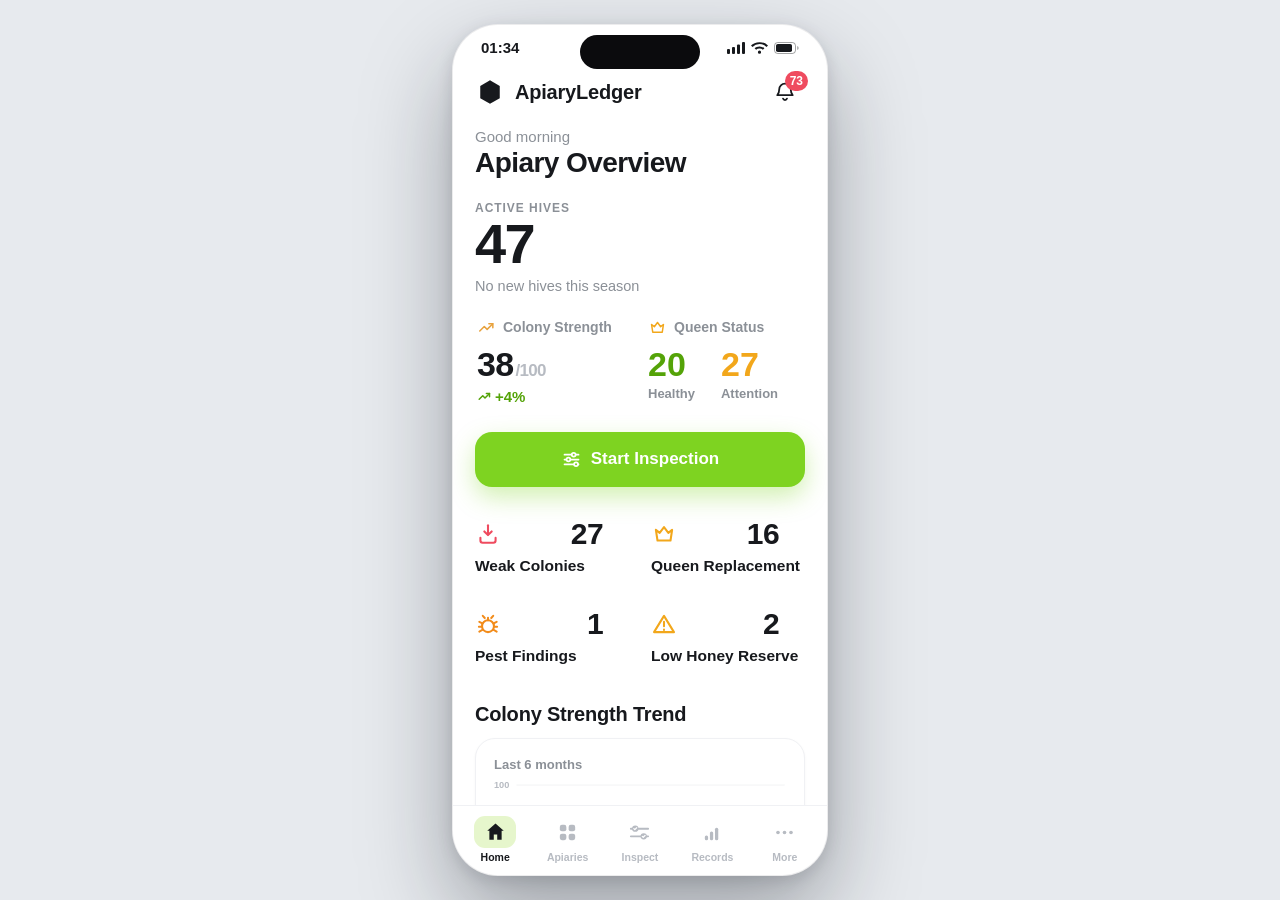
<file: index.html>
<!doctype html>
<html lang="en">
  <head>
    <meta charset="UTF-8" />
    <meta name="viewport" content="width=device-width, initial-scale=1.0, viewport-fit=cover" />
    <meta name="theme-color" content="#ffffff" />
    <link rel="icon" href="data:image/svg+xml,%3Csvg xmlns='http://www.w3.org/2000/svg' viewBox='0 0 24 24'%3E%3Cpath fill='%237ed321' d='M12 2l8.7 5v10L12 22l-8.7-5V7L12 2z'/%3E%3C/svg%3E" />
    <title>ApiaryLedger</title>
    <script type="module" crossorigin src="./assets/index-BnmDqFKE.js"></script>
    <link rel="stylesheet" crossorigin href="./assets/index-lrbjbwnx.css">
  </head>
  <body>
    <div id="root"></div>
  </body>
</html>
</file>
<file: assets/index-lrbjbwnx.css>
:root{--ink: #17191d;--ink-2: #3a3d43;--gray: #8b9097;--gray-2: #b7bbc2;--hair: #f0f1f4;--bg: #ffffff;--bg-soft: #f7f8f7;--green: #7ed321;--green-deep: #68bd12;--green-ink: #54a308;--green-tint: #eff9dd;--green-tint-2: #e6f6cc;--red: #ef4b5f;--red-tint: #fdebee;--amber: #f2a71b;--amber-tint: #fdf3de;--blue: #3fa9f5;--blue-tint: #e9f4fe;--radius: 20px;--font: -apple-system, BlinkMacSystemFont, "SF Pro Text", "SF Pro Rounded", "Helvetica Neue", Inter, "Segoe UI", Roboto, Arial, sans-serif}*{box-sizing:border-box;margin:0;padding:0}html,body,#root{height:100%}body{font-family:var(--font);color:var(--ink);background:#e7eaee;-webkit-font-smoothing:antialiased;text-rendering:optimizeLegibility}button{font-family:inherit;border:0;background:none;cursor:pointer;color:inherit}input,textarea,select{font-family:inherit;font-size:16px;color:var(--ink);border:0;outline:0;background:transparent}a{color:inherit;text-decoration:none}ul{list-style:none}::selection{background:var(--green-tint-2)}.app-shell{position:relative;width:100%;max-width:430px;height:100dvh;margin:0 auto;background:var(--bg);display:flex;flex-direction:column;overflow:hidden}@media (min-width: 520px){body{display:grid;place-items:center;padding:24px 0}.app-shell{height:min(920px,calc(100vh - 48px));border-radius:46px;box-shadow:0 40px 90px #0f141e59,0 4px 16px #0f141e1f;border:1px solid rgba(15,20,30,.08)}}.statusbar{display:none;align-items:center;justify-content:space-between;padding:14px 28px 6px;font-size:15px;font-weight:600;position:relative;flex:none}.statusbar .island{position:absolute;left:50%;top:10px;transform:translate(-50%);width:120px;height:34px;border-radius:20px;background:#0b0b0d}.statusbar .sicons{display:flex;align-items:center;gap:6px}@media (min-width: 520px){.statusbar{display:flex}}.scroll{flex:1;overflow-y:auto;overscroll-behavior:contain;scrollbar-width:none}.scroll::-webkit-scrollbar{display:none}.page{padding:4px 22px 28px}.big-title{font-size:34px;font-weight:800;letter-spacing:-.02em;margin:10px 0 4px}.section-title{font-size:20px;font-weight:800;letter-spacing:-.01em;margin:26px 0 12px}.overline{font-size:12px;font-weight:600;letter-spacing:.08em;text-transform:uppercase;color:var(--gray)}.muted{color:var(--gray)}.topbar{display:flex;align-items:center;gap:12px;padding:8px 22px 4px;position:relative}.topbar .t-title{position:absolute;left:70px;right:70px;text-align:center;font-size:17px;font-weight:700;white-space:nowrap;overflow:hidden;text-overflow:ellipsis}.circle-btn{width:40px;height:40px;border-radius:50%;background:var(--bg-soft);display:grid;place-items:center;color:var(--ink);flex:none;transition:transform .12s ease}.circle-btn:active{transform:scale(.92)}.brand-row{display:flex;align-items:center;gap:10px;padding:6px 0 2px}.brand-name{font-size:20px;font-weight:800;letter-spacing:-.01em}.bell-wrap{margin-left:auto;position:relative;width:40px;height:40px;display:grid;place-items:center}.bell-badge{position:absolute;top:-1px;right:-3px;min-width:20px;height:20px;padding:0 5px;border-radius:10px;background:var(--red);color:#fff;font-size:12px;font-weight:700;display:grid;place-items:center}.giant{font-size:56px;font-weight:800;letter-spacing:-.03em;line-height:1.05}.stat-pair{display:grid;grid-template-columns:1fr 1fr;gap:12px;margin-top:20px}.stat-cell{padding:4px 2px}.stat-head{display:flex;align-items:center;gap:7px;color:var(--gray);font-size:14px;font-weight:600}.stat-head .ic{flex:none}.stat-big{font-size:34px;font-weight:800;letter-spacing:-.02em;margin-top:8px}.stat-big .unit{font-size:17px;font-weight:600;color:var(--gray-2);margin-left:2px}.delta{display:inline-flex;align-items:center;gap:3px;color:var(--green-ink);font-weight:700;font-size:15px;margin-top:4px}.queen-nums{display:flex;gap:26px;margin-top:8px}.queen-nums .qn{font-size:34px;font-weight:800}.queen-nums .ql{font-size:13px;color:var(--gray);font-weight:600;margin-top:2px}.stat-trio{display:grid;grid-template-columns:repeat(3,1fr);gap:8px;margin:18px 0 4px}.stat-trio .st{display:flex;flex-direction:column;gap:8px}.stat-trio .st-lab{font-size:11px;font-weight:700;letter-spacing:.05em;color:var(--gray);text-transform:uppercase;line-height:1.35;min-height:28px}.stat-trio .st-val{font-size:32px;font-weight:800;letter-spacing:-.02em}.stat-trio .st-sub{font-size:13px;font-weight:600}.quick-grid{display:grid;grid-template-columns:repeat(4,1fr);gap:6px}.quick-cell{display:flex;flex-direction:column;align-items:center;gap:5px;padding:6px 0}.quick-cell .qv{font-size:21px;font-weight:800}.quick-cell .ql{font-size:11.5px;color:var(--gray);font-weight:600;text-align:center}.btn-primary{display:flex;align-items:center;justify-content:center;gap:9px;width:100%;height:55px;border-radius:17px;background:var(--green);color:#fff;font-size:17px;font-weight:700;box-shadow:0 10px 24px #7ed32159;transition:transform .12s ease,background .15s ease;margin:20px 0 4px}.btn-primary:active{transform:scale(.985);background:var(--green-deep)}.pill-btn{padding:9px 16px;border-radius:999px;background:var(--green-tint);color:var(--green-ink);font-size:15px;font-weight:700;transition:transform .12s ease;white-space:nowrap}.pill-btn:active{transform:scale(.95)}.pill-plain{padding:9px 18px;border-radius:999px;background:#fff;color:var(--ink);font-size:16px;font-weight:700;box-shadow:0 1px 4px #0f141e1a}.badge{display:inline-flex;align-items:center;padding:4px 11px;border-radius:999px;font-size:13px;font-weight:700}.badge.green{background:#e6f6e1;color:#3d9e2b}.badge.red{background:var(--red-tint);color:#e04559}.badge.amber{background:var(--amber-tint);color:#d9930d}.badge.blue{background:var(--blue-tint);color:#2a8fd9}.badge.gray{background:var(--hair);color:var(--gray)}.card{background:#fff;border:1px solid var(--hair);border-radius:var(--radius);box-shadow:0 1px 3px #0f141e0a}.info-row{display:flex;align-items:baseline;justify-content:space-between;gap:16px;padding:13px 0;border-bottom:1px solid var(--hair)}.info-row:last-child{border-bottom:0}.info-row .ir-l{color:var(--gray);font-size:15px}.info-row .ir-v{font-size:16px;font-weight:700;text-align:right}.list-row{display:flex;align-items:center;gap:14px;padding:13px 0;width:100%;text-align:left}.list-row+.list-row{border-top:1px solid var(--hair)}.lr-main{flex:1;min-width:0}.lr-title{font-size:17px;font-weight:700}.lr-sub{font-size:13.5px;color:var(--gray);margin-top:2px;white-space:nowrap;overflow:hidden;text-overflow:ellipsis}.lr-sub-2{font-size:13.5px;color:var(--gray);white-space:nowrap;overflow:hidden;text-overflow:ellipsis}.icon-tile{width:46px;height:46px;border-radius:14px;display:grid;place-items:center;flex:none}.vitals-grid{display:grid;grid-template-columns:1fr 1fr;gap:14px}.vital-card{background:#fff;border:1px solid var(--hair);border-radius:18px;padding:16px;box-shadow:0 2px 8px #0f141e0d}.vital-card .vv{font-size:23px;font-weight:800;margin-top:10px;letter-spacing:-.01em}.vital-card .vl{font-size:13.5px;color:var(--gray);font-weight:600;margin-top:2px}.ring-wrap{position:relative;display:grid;place-items:center;flex:none}.ring-val{position:absolute;font-weight:800;letter-spacing:-.02em}.chart-card{padding:18px 14px 8px}.chart-sub{font-size:13px;color:var(--gray);font-weight:600;margin:0 4px 6px}.pills{display:flex;gap:4px;margin:14px 0 6px}.pills button{padding:8px 16px;border-radius:999px;font-size:15px;font-weight:600;color:var(--gray)}.pills button.on{background:var(--green-tint);color:var(--ink);font-weight:700}.tl{position:relative;margin-top:8px}.tl:before{content:"";position:absolute;left:21px;top:12px;bottom:12px;width:2px;background:var(--hair);border-radius:1px}.tl-month{position:relative;padding-left:58px;margin-bottom:26px}.tl-node{position:absolute;left:0;top:0;width:44px;height:44px;border-radius:50%;background:var(--green-tint);color:var(--green-ink);display:flex;flex-direction:column;align-items:center;justify-content:center;gap:1px;z-index:1}.tl-node .mn{font-size:10.5px;font-weight:800;letter-spacing:.04em}.tl-title{font-size:20px;font-weight:800;padding-top:2px}.tl-sub{font-size:13.5px;color:var(--gray);margin:2px 0 12px}.tl-event{display:flex;align-items:center;gap:11px;background:#f1faeb;border-radius:15px;padding:13px 15px;margin-bottom:9px}.tl-event.harvest{background:#fdf5e3}.tl-event .te-l{font-size:15.5px;font-weight:700}.tl-event .te-d{font-size:12.5px;color:var(--gray);font-weight:600;margin-top:1px}.winter-top{display:flex;align-items:center;gap:26px;margin-top:6px}.legend{flex:1;display:flex;flex-direction:column;gap:13px}.legend-row{display:flex;align-items:center;gap:9px;font-size:15px;font-weight:600;color:var(--ink-2)}.legend-row .dot{width:9px;height:9px;border-radius:50%;flex:none}.legend-row .lv{margin-left:auto;font-size:17px;font-weight:800;color:var(--ink)}.sheet-backdrop{position:absolute;top:0;right:0;bottom:0;left:0;z-index:40;background:#0f111673;display:flex;align-items:flex-end;justify-content:center;animation:fadeIn .18s ease}.sheet{width:100%;max-height:92%;background:#f4f4f6;border-radius:26px 26px 0 0;overflow-y:auto;scrollbar-width:none;animation:slideUp .24s cubic-bezier(.32,.72,.35,1);padding-bottom:max(20px,env(safe-area-inset-bottom))}.sheet::-webkit-scrollbar{display:none}.sheet-top{display:flex;align-items:center;justify-content:space-between;padding:16px 16px 10px;position:sticky;top:0;z-index:2}.sheet-top .st-title{position:absolute;left:90px;right:90px;text-align:center;font-size:17px;font-weight:700}.sheet-body{padding:4px 20px 20px}.sheet-label{font-size:14px;font-weight:700;color:#6e7278;margin:18px 4px 8px}.form-card{background:#fff;border-radius:18px;padding:4px 18px}.form-card input,.form-card textarea{width:100%;padding:15px 0;font-size:16px;border-bottom:1px solid var(--hair);resize:none}.form-card input:last-child,.form-card textarea:last-child{border-bottom:0}.form-card ::placeholder{color:#c3c7cd}.nectar-input-row{display:flex;align-items:center;gap:10px;background:#fff;border-radius:999px;padding:6px 6px 6px 20px}.nectar-input-row input{flex:1;padding:9px 0}.hint{font-size:13px;color:var(--gray);margin:9px 6px 0}.tag-chips{display:flex;flex-wrap:wrap;gap:8px;margin-top:12px}.tag-chip{display:inline-flex;align-items:center;gap:7px;background:var(--green-tint);color:var(--green-ink);padding:7px 9px 7px 13px;border-radius:999px;font-size:14px;font-weight:700}.tag-chip button{display:grid;place-items:center;width:18px;height:18px;border-radius:50%;background:#54a30826}@keyframes fadeIn{0%{opacity:0}}@keyframes slideUp{0%{transform:translateY(48px);opacity:.6}}.tabbar{flex:none;display:grid;grid-template-columns:repeat(5,1fr);background:#fffffff0;-webkit-backdrop-filter:blur(14px);backdrop-filter:blur(14px);border-top:1px solid var(--hair);padding:8px 6px max(10px,env(safe-area-inset-bottom))}.tab{display:flex;flex-direction:column;align-items:center;gap:3px;color:var(--gray-2);padding:2px 0}.tab .tic{width:42px;height:32px;border-radius:11px;display:grid;place-items:center;transition:background .15s ease}.tab .tlab{font-size:10.5px;font-weight:600}.tab.on{color:var(--ink)}.tab.on .tic{background:var(--green-tint-2)}.tab.on .tlab{font-weight:700}.field{margin-bottom:20px}.field>label{display:block;font-size:14px;font-weight:700;color:#6e7278;margin-bottom:9px}.select-wrap{background:#fff;border:1px solid var(--hair);border-radius:14px;padding:0 14px}.select-wrap select{width:100%;padding:14px 0;-webkit-appearance:none;-moz-appearance:none;appearance:none;font-size:16px;font-weight:600}.seg{display:flex;background:var(--bg-soft);border-radius:13px;padding:4px;gap:4px}.seg button{flex:1;padding:9px 0;border-radius:10px;font-size:15px;font-weight:600;color:var(--gray)}.seg button.on{background:#fff;color:var(--ink);font-weight:700;box-shadow:0 1px 4px #0f141e1a}.stepper-row{display:flex;align-items:center;justify-content:space-between;padding:11px 0;border-bottom:1px solid var(--hair)}.stepper-row:last-child{border-bottom:0}.stepper{display:flex;align-items:center;gap:14px}.stepper button{width:34px;height:34px;border-radius:50%;background:var(--bg-soft);display:grid;place-items:center;color:var(--ink)}.stepper .sv{font-size:18px;font-weight:800;min-width:22px;text-align:center}.chip-grid{display:flex;flex-wrap:wrap;gap:9px}.chip{padding:9px 15px;border-radius:999px;background:var(--bg-soft);color:var(--ink-2);font-size:14.5px;font-weight:600;border:1.5px solid transparent}.chip.on{background:var(--red-tint);color:#d93c50;border-color:#f6c9d0}input[type=range]{width:100%;accent-color:var(--green);height:28px}.range-val{font-size:40px;font-weight:800;text-align:center;margin:4px 0 8px}.textarea-card{background:#fff;border:1px solid var(--hair);border-radius:14px;padding:4px 14px}.textarea-card textarea{width:100%;padding:12px 0;min-height:76px;resize:none}.row-between{display:flex;align-items:center;justify-content:space-between}.ref-note{display:flex;align-items:center;justify-content:center;gap:8px;color:var(--gray);font-size:14px;font-weight:500;margin-top:34px}.plant-head{display:flex;align-items:center;gap:13px;margin:20px 0 6px}.plant-info{display:flex;gap:15px;padding:16px 0;border-bottom:1px solid var(--hair);align-items:flex-start}.plant-info:last-of-type{border-bottom:0}.plant-info .pi-l{font-size:11.5px;font-weight:700;letter-spacing:.06em;color:var(--gray);text-transform:uppercase;margin-bottom:3px}.plant-info .pi-v{font-size:16.5px;font-weight:700;line-height:1.4}.fade-edge{position:relative}.empty-note{text-align:center;color:var(--gray);font-size:14.5px;padding:26px 0}.assess-actions{display:flex;flex-direction:column;gap:10px;margin-top:16px}.assess-actions button{display:flex;align-items:center;gap:10px;justify-content:center;padding:15px;border-radius:15px;font-size:16px;font-weight:700}.assess-actions .a-ready{background:var(--green-tint);color:var(--green-ink)}.assess-actions .a-attn{background:var(--amber-tint);color:#d9930d}.alerts-grid{display:grid;grid-template-columns:1fr 1fr;gap:8px 22px;margin-top:4px}.alert-cell{padding:12px 0}.alert-top{display:flex;align-items:center;justify-content:space-between;padding-right:26px}.alert-num{font-size:30px;font-weight:800;letter-spacing:-.02em}.alert-lab{font-size:15.5px;font-weight:700;margin-top:6px}.act-list{position:relative;margin-top:6px}.act-list:before{content:"";position:absolute;left:5px;top:14px;bottom:14px;width:2px;background:var(--hair);border-radius:1px}.act-item{position:relative;display:flex;align-items:center;gap:16px;width:100%;text-align:left;padding:11px 0 11px 24px}.act-dot{position:absolute;left:0;top:26px;width:12px;height:12px;border-radius:50%;background:var(--green);box-shadow:0 0 0 4px var(--green-tint-2)}.act-date{font-size:12px;font-weight:700;letter-spacing:.05em;color:#9aa0a6}.act-title{font-size:17px;font-weight:800;margin-top:3px}.act-sub{font-size:14px;color:var(--gray);font-weight:500;margin-top:1px}.ap-stats{display:grid;grid-template-columns:repeat(3,1fr);margin:18px 0 6px}.ap-stat{display:flex;flex-direction:column;align-items:center;gap:5px}.ap-stat .v{font-size:26px;font-weight:800;letter-spacing:-.02em}.ap-stat .l{font-size:12.5px;color:var(--gray);font-weight:600}.ap-card{display:block;width:100%;text-align:left;padding:18px 0 16px;border-bottom:1px solid var(--hair)}.ap-head{display:flex;align-items:flex-start;justify-content:space-between;gap:12px}.ap-name{font-size:20px;font-weight:800;letter-spacing:-.01em}.ap-sub{font-size:14px;color:var(--gray);font-weight:500;margin-top:3px}.ap-chips{display:flex;flex-wrap:wrap;gap:8px;margin-top:13px}.ap-chip{padding:5px 12px;border-radius:999px;background:#fdf6e3;color:#cf9312;font-size:13px;font-weight:700}.ap-loc{display:flex;align-items:center;gap:7px;color:var(--gray);font-size:14px;margin-top:12px}.ap-dist{display:flex;align-items:center;gap:16px;margin-top:11px;font-size:14px;font-weight:600;color:var(--ink-2)}.ap-dist .dot{display:inline-block;width:8px;height:8px;border-radius:50%;margin-right:6px}.ap-foot{display:flex;align-items:center;justify-content:space-between;margin-top:13px}.more-head{display:flex;align-items:center;justify-content:space-between;padding:18px 0 14px;border-bottom:1px solid var(--hair)}.more-grid{display:grid;grid-template-columns:1fr 1fr;gap:4px 20px;margin-top:6px}.more-cell{display:flex;flex-direction:column;align-items:flex-start;gap:10px;padding:15px 0;text-align:left}.more-cell .mc-tile{width:52px;height:52px;border-radius:17px;display:grid;place-items:center}.more-cell .mc-lab{font-size:16.5px;font-weight:700}.progress{display:flex;gap:6px;margin:12px 0 7px}.progress .seg{flex:1;height:4px;border-radius:2px;background:var(--hair)}.progress .seg.on{background:var(--green)}.step-label{text-align:center;font-size:13px;color:var(--gray);font-weight:600;margin-bottom:18px}.wiz-title{font-size:22px;font-weight:800;letter-spacing:-.01em}.wiz-sub{font-size:14.5px;color:var(--gray);margin:5px 0 20px}.opt-card{display:flex;align-items:center;gap:12px;width:100%;text-align:left;padding:15px 16px;margin-bottom:12px;border-radius:16px;border:1.5px solid transparent;background:#fff;transition:border-color .15s ease}.opt-card .oc-check{margin-left:auto;color:var(--green);opacity:0}.opt-card.on{border-color:var(--green)}.opt-card.on .oc-check{opacity:1}.opt-title{font-size:16.5px;font-weight:700}.opt-sub{font-size:13.5px;color:var(--gray);margin-top:2px}.stepper-big{display:flex;align-items:center;justify-content:center;gap:34px;margin:40px 0 20px}.stepper-big button{width:50px;height:50px;border-radius:50%;background:var(--bg-soft);display:grid;place-items:center}.stepper-big button.plus{background:var(--green-tint);color:var(--green-ink)}.stepper-big .sv{font-size:60px;font-weight:800;min-width:90px;text-align:center;letter-spacing:-.03em}.search-row{display:flex;align-items:center;gap:10px;background:var(--bg-soft);border-radius:15px;padding:13px 16px;margin:14px 0 8px}.search-row input{flex:1;font-size:16px}.search-row ::placeholder{color:var(--gray-2)}.search-row .search-inline-btn{flex:none;width:34px;height:34px;display:flex;align-items:center;justify-content:center;border:none;cursor:pointer;background:var(--green, #7ed321);border-radius:9px}.search-row .search-inline-btn:active{opacity:.8}.search-row .search-btn{flex:none;border:none;cursor:pointer;background:var(--green, #7ed321);color:#fff;font-size:15px;font-weight:700;line-height:1;padding:10px 16px;border-radius:10px}.search-row .search-btn:active{opacity:.8}.search-group{font-size:13px;font-weight:700;color:var(--gray);text-transform:uppercase;letter-spacing:.06em;margin:18px 0 4px}.h5-overlay{position:fixed;top:0;right:0;bottom:0;left:0;z-index:9999;display:flex;flex-direction:column;align-items:center;justify-content:center;gap:16px;background:#fffffff0}.h5-spinner{width:42px;height:42px;border:4px solid rgba(126,211,33,.25);border-top-color:#7ed321;border-radius:50%;animation:h5spin .8s linear infinite}@keyframes h5spin{to{transform:rotate(360deg)}}.h5-label{color:#555;font-size:14px;letter-spacing:.02em}
</file>
